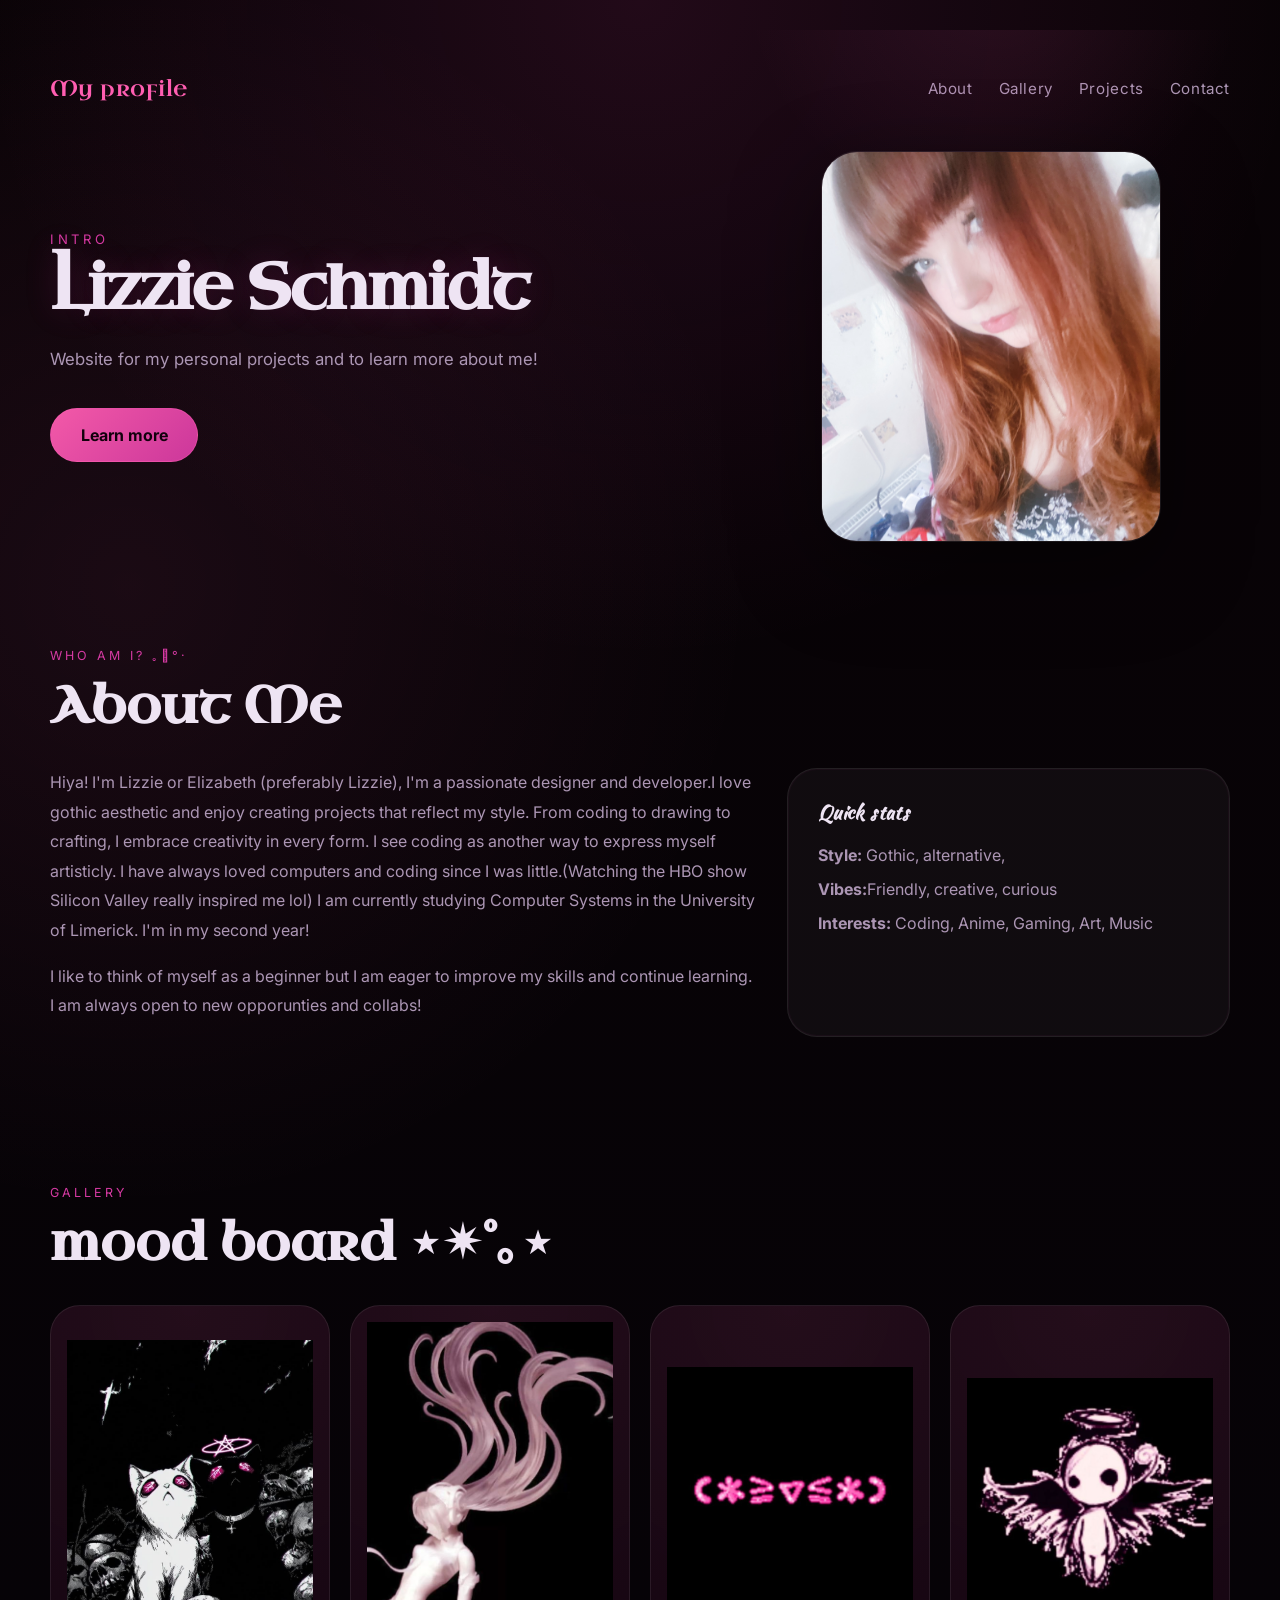
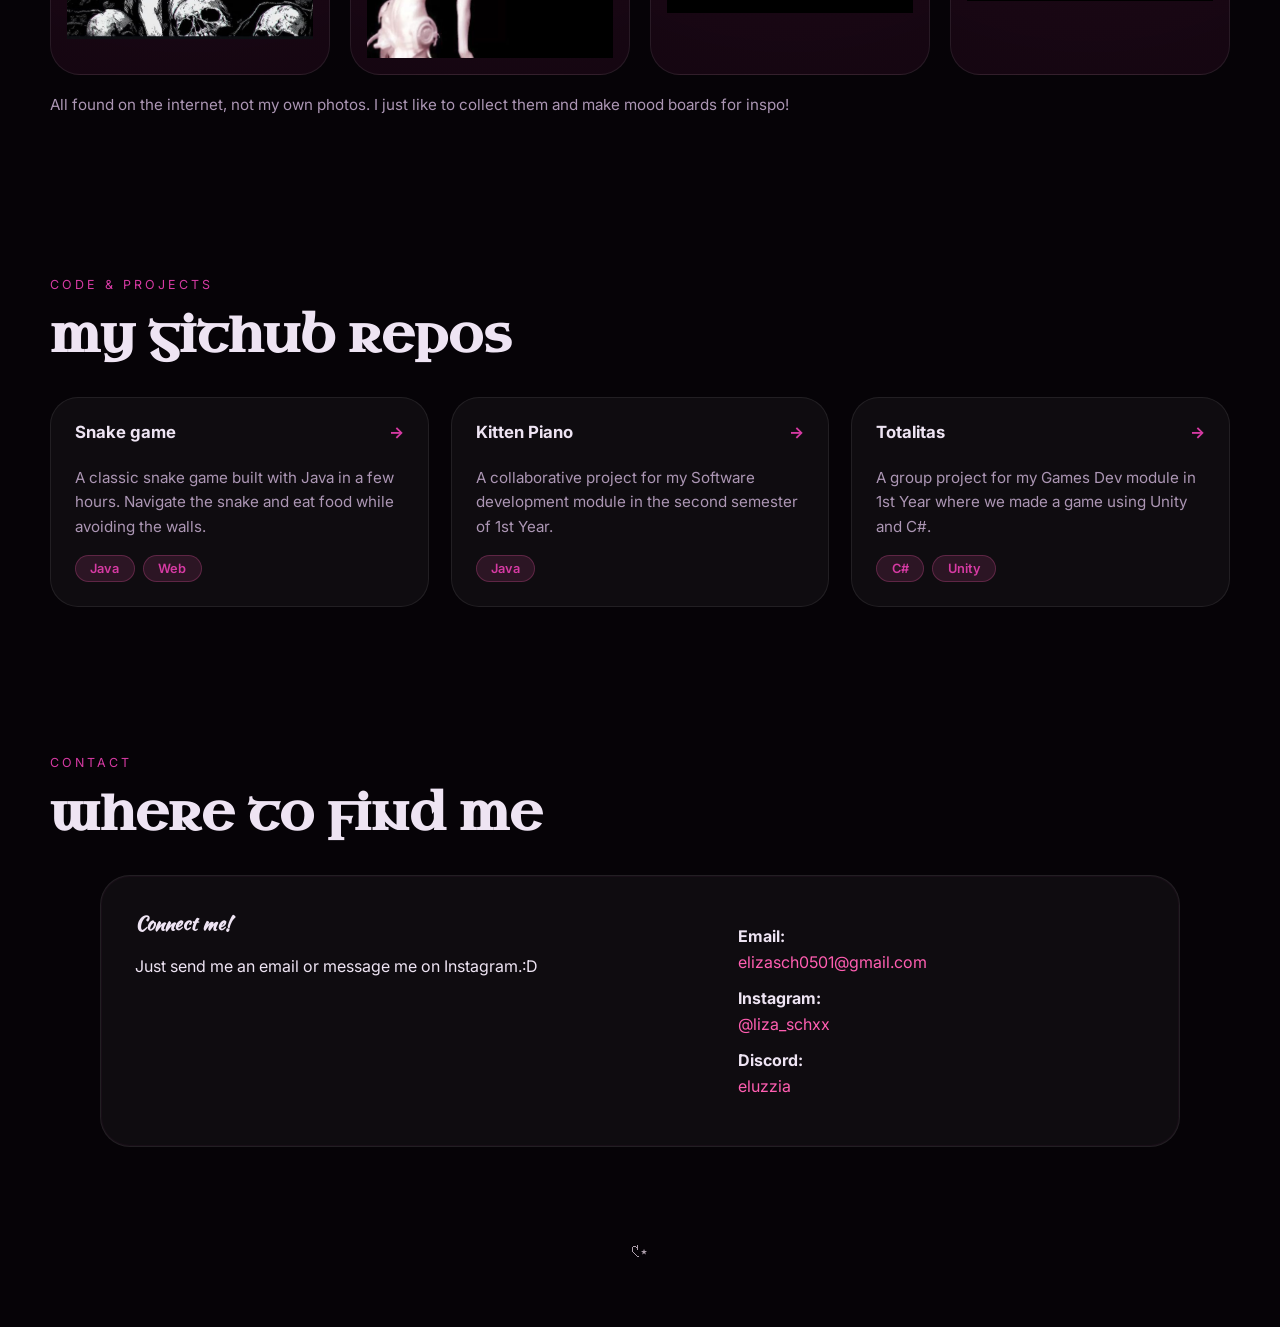
<file: index.html>
<!DOCTYPE html>
<html lang="en">
<head>
  <meta charset="UTF-8" />
  <meta name="viewport" content="width=device-width, initial-scale=1.0" />
  <title>Profile</title>
  <link rel="preconnect" href="https://fonts.googleapis.com" />
  <link rel="preconnect" href="https://fonts.gstatic.com" crossorigin />
  <link href="https://fonts.googleapis.com/css2?family=Kaushan+Script&family=Uncial+Antiqua&family=Inter:wght@400;500;600;700;800&display=swap" rel="stylesheet" />
  <link rel="stylesheet" href="style.css" />
</head>
<body>
  <div class="page-shell">
    <header class="hero">
      <nav class="nav-bar">
        <a href="#home" class="nav-logo">My profile</a>
        <div class="nav-links">
          <a href="#about">About</a>
          <a href="#gallery">Gallery</a>
          <a href="#repos">Projects</a>
          <a href="#contact">Contact</a>
        </div>
      </nav>

      <div class="hero-content">
        <div class="hero-copy">
          <p class="eyebrow">Intro</p>
          <h1>Lizzie Schmidt</h1>
          <p class="hero-text">Website for my personal projects and to learn more about me!</p>
          <a href="#about" class="button">Learn more</a>
        </div>

        <div class="hero-image">
          <img src="images/lizzie.png" alt="Lizzie Schmidt portrait" class="hero-portrait" />
        </div>
      </div>
    </header>

    <main>
      <section id="about" class="section about">
        <div class="section-heading">
          <span>who am i? ｡𖦹°‧ </span>
          <h2>About Me</h2>
        </div>
        <div class="about-grid">
          <div class="about-text">
            <p>Hiya! I'm Lizzie or Elizabeth (preferably Lizzie), I'm a passionate designer and developer.I love gothic aesthetic and enjoy creating projects that reflect my style.
                  From coding to drawing to crafting, I embrace creativity in every form. I see coding as another way to express myself artisticly. I have always loved computers and coding since I was little.(Watching the HBO show Silicon Valley really inspired me lol) 
                  I am currently studying Computer Systems in the University of Limerick. I'm in my second year! </p>
            <p>I like to think of myself as a beginner but I am eager to improve my skills and continue learning. I am always open to new opporunties and collabs! </p>
          </div>
          <div class="about-card">
            <h3>Quick stats</h3>
            <ul>
              <li><strong>Style:</strong> Gothic, alternative, </li>
              <li><strong>Vibes:</strong>Friendly, creative, curious</li>
              <li><strong>Interests:</strong> Coding, Anime, Gaming, Art, Music</li>
            </ul>
          </div>
        </div>
      </section>

      <section id="gallery" class="section gallery">
        <div class="section-heading">
          <span>gallery</span>
          <h2> mood board ⋆✴︎˚｡⋆ </h2>
        </div>
        <div class="gallery-grid">
          <div class="photo-card">
            <img src="images/cats.jpg" alt="Photo 1" />
          </div>
          <div class="photo-card">
            <img src="images/miku.jpg" alt="Photo 2" />
          </div>
          <div class="photo-card">
            <img src="images/cutie.jpg" alt="Photo 3" />
          </div>
          <div class="photo-card">
            <img src="images/angel.jpg" alt="Photo 4" />
          </div>
        </div>
        <p class="gallery-note">All found on the internet, not my own photos. I just like to collect them and make mood boards for inspo!</p>
      </section>

      <section id="repos" class="section repos">
        <div class="section-heading">
          <span>code & projects</span>
          <h2>my github repos</h2>
        </div>
        <div class="repos-grid">
          <a href="https://github.com/eluzzias/snake" class="repo-card" target="_blank" rel="noopener noreferrer">
            <div class="repo-header">
              <h4>Snake game</h4>
              <span class="repo-link">→</span>
            </div>
            <p class="repo-description">A classic snake game built with Java in a few hours. Navigate the snake and eat food while avoiding the walls.</p>
            <div class="repo-tags">
              <span class="tag">Java</span>
              <span class="tag">Web</span>
            </div>
          </a>
          <a href="https://github.com/eluzzias/KItten-Typewriter_Piano" class="repo-card" target="_blank" rel="noopener noreferrer">
            <div class="repo-header">
              <h4>Kitten Piano</h4>
              <span class="repo-link">→</span>
            </div>
            <p class="repo-description">A collaborative project for my Software development module in the second semester of 1st Year.</p>
            <div class="repo-tags">
              <span class="tag">Java</span>
            </div>
          </a>
          <a href="https://github.com/eluzzias/Totalitas" class="repo-card" target="_blank" rel="noopener noreferrer">
            <div class="repo-header">
              <h4>Totalitas</h4>
              <span class="repo-link">→</span>
            </div>
            <p class="repo-description">A group project for my Games Dev module in 1st Year where we made a game using Unity and C#.</p>
            <div class="repo-tags">
              <span class="tag">C#</span>
              <span class="tag">Unity</span>
            </div>
          </a>
        </div>
      </section>

      
      
      <section id="contact" class="section contact">
        <div class="section-heading">
          <span>Contact</span>
          <h2>where to find me</h2>
        </div>
        <div class="contact-box">
          <div>
            <h3>Connect me!</h3>
            <p>Just send me an email or message me on Instagram.:D</p>
          </div>
          <div class="contact-list">
            <p><strong>Email:</strong> <span>elizasch0501@gmail.com</span></p>
            <p><strong>Instagram:</strong> <span>@liza_schxx </span></p>
            <p><strong>Discord:</strong> <span>eluzzia</span></p>
          </div>
        </div>
      </section>
    </main>

    <footer class="footer">
      <p> 𑣲⋆ </p>
    </footer>
  </div>
</body>
</html>
</file>
<file: style.css>
:root {
  color-scheme: dark;
  --bg: #060307;
  --surface: #100816;
  --surface2: #1d0f25;
  --text: #eee4f3;
  --muted: #ac96b4;
  --accent: #d63aa3;
  --accent-strong: #ff5eb1;
  --rose: #a62d62;
  --border: rgba(214, 58, 163, 0.16);
  --shadow: 0 28px 90px rgba(0, 0, 0, 0.45);
}

* {
  box-sizing: border-box;
}

html, body {
  margin: 0;
  min-height: 100%;
  font-family: Inter, system-ui, -apple-system, BlinkMacSystemFont, "Segoe UI", sans-serif;
  background: radial-gradient(circle at top, rgba(214, 58, 163, 0.12), transparent 22%),
              radial-gradient(circle at 10% 20%, rgba(255, 94, 177, 0.08), transparent 24%),
              linear-gradient(180deg, #090306 0%, var(--bg) 55%, #060307 100%);
  color: var(--text);
}

button, .button, a {
  font: inherit;
}

img {
  max-width: 100%;
  display: block;
}

.page-shell {
  width: min(1180px, 94vw);
  margin: 0 auto;
  padding: 30px 0 50px;
}

.nav-bar {
  display: flex;
  justify-content: space-between;
  align-items: center;
  gap: 24px;
  margin-bottom: 48px;
}

.nav-logo {
  font-family: 'Uncial Antiqua', serif;
  font-size: 1.4rem;
  color: var(--accent-strong);
  text-decoration: none;
  letter-spacing: 0.02em;
}

.nav-links {
  display: flex;
  gap: 26px;
}

.nav-links a {
  color: var(--muted);
  text-decoration: none;
  font-size: 0.95rem;
  letter-spacing: 0.04em;
  transition: color 0.2s ease;
}

.nav-links a:hover {
  color: var(--accent);
}

.hero {
  position: relative;
  padding: 44px 0 68px;
}

.hero::before {
  content: "";
  position: absolute;
  inset: 0;
  background: radial-gradient(circle at 80% -10%, rgba(255, 94, 177, 0.1), transparent 22%);
  pointer-events: none;
}

.hero-content {
  position: relative;
  display: grid;
  gap: 32px;
  align-items: center;
  grid-template-columns: 1.4fr 1fr;
}

.hero-copy {
  max-width: 640px;
}

.eyebrow {
  margin: 0 0 12px;
  color: var(--accent);
  text-transform: uppercase;
  letter-spacing: 0.28em;
  font-size: 0.82rem;
}

h1 {
  margin: 0;
  font-family: 'Uncial Antiqua', serif;
  font-size: clamp(3.2rem, 5vw, 5.2rem);
  line-height: 0.92;
  letter-spacing: -0.03em;
  text-shadow: 0 0 32px rgba(214, 58, 163, 0.18);
}

.hero-text {
  margin: 26px 0 34px;
  font-size: 1.05rem;
  max-width: 560px;
  color: var(--muted);
  line-height: 1.8;
}

.button {
  display: inline-flex;
  align-items: center;
  justify-content: center;
  padding: 1rem 1.85rem;
  border-radius: 999px;
  border: 1px solid rgba(255, 94, 177, 0.35);
  background: linear-gradient(135deg, rgba(255, 94, 177, 0.95), rgba(214, 58, 163, 0.95));
  color: #12000c;
  text-decoration: none;
  font-weight: 700;
  transition: transform 0.2s ease, box-shadow 0.2s ease;
}

.button:hover {
  transform: translateY(-2px);
  box-shadow: 0 20px 42px rgba(214, 58, 163, 0.22);
}

.hero-image {
  display: grid;
  place-items: center;
}

.image-slot {
  width: min(340px, 100%);
  aspect-ratio: 1/1.15;
  border-radius: 36px;
  background: linear-gradient(180deg, rgba(31, 8, 26, 0.96), rgba(255, 94, 177, 0.14));
  border: 1px solid rgba(255, 255, 255, 0.08);
  box-shadow: var(--shadow);
  display: grid;
  place-items: center;
  color: var(--accent-strong);
  text-transform: uppercase;
  letter-spacing: 0.24em;
  font-weight: 700;
  position: relative;
  overflow: hidden;
}

.image-slot::after {
  content: "";
  position: absolute;
  inset: 0;
  background: radial-gradient(circle at 20% 20%, rgba(255, 94, 177, 0.14), transparent 30%);
}

.hero-portrait {
  width: min(340px, 100%);
  aspect-ratio: 1/1.15;
  border-radius: 36px;
  object-fit: cover;
  border: 1px solid rgba(255, 255, 255, 0.08);
  box-shadow: var(--shadow);
}

.section {
  margin-top: 72px;
  padding: 38px 0;
}

.section:first-of-type {
  margin-top: 0;
}

.section-heading {
  display: grid;
  gap: 10px;
  margin-bottom: 28px;
}

.section-heading span {
  color: var(--accent);
  text-transform: uppercase;
  letter-spacing: 0.24em;
  font-size: 0.78rem;
}

.section-heading h2 {
  margin: 0;
  font-family: 'Uncial Antiqua', serif;
  font-size: clamp(2rem, 4vw, 3.2rem);
}

.about-grid {
  display: grid;
  grid-template-columns: 1.6fr 1fr;
  gap: 28px;
}

.about-text p {
  color: var(--muted);
  line-height: 1.85;
  margin: 0 0 1rem;
}

.about-card {
  padding: 30px;
  border-radius: 30px;
  background: rgba(255, 255, 255, 0.04);
  border: 1px solid rgba(255, 255, 255, 0.08);
  box-shadow: inset 0 0 0 1px rgba(214, 58, 163, 0.04);
}

.about-card h3 {
  margin-top: 0;
  font-family: 'Kaushan Script', cursive;
  letter-spacing: 0.02em;
}

.about-card ul {
  list-style: none;
  padding: 0;
  margin: 18px 0 0;
  display: grid;
  gap: 14px;
}

.about-card li {
  color: var(--muted);
}

.gallery-grid {
  display: grid;
  grid-template-columns: repeat(4, minmax(0, 1fr));
  gap: 20px;
}

.photo-card {
  min-height: 220px;
  border-radius: 30px;
  background: radial-gradient(circle at top, rgba(255, 94, 177, 0.12), rgba(22, 6, 18, 0.96));
  border: 1px solid rgba(255, 255, 255, 0.08);
  display: grid;
  place-items: center;
  color: var(--accent);
  font-weight: 700;
  text-transform: uppercase;
  letter-spacing: 0.18em;
  text-align: center;
  padding: 1rem;
}

.gallery-note {
  margin-top: 20px;
  color: var(--muted);
  font-size: 0.95rem;
}

.repos-grid {
  display: grid;
  grid-template-columns: repeat(3, minmax(0, 1fr));
  gap: 22px;
}

.repo-card {
  padding: 24px;
  border-radius: 28px;
  background: rgba(255, 255, 255, 0.04);
  border: 1px solid rgba(255, 255, 255, 0.08);
  display: flex;
  flex-direction: column;
  transition: all 0.3s ease;
  text-decoration: none;
  color: inherit;
  cursor: pointer;
}

.repo-card:hover {
  border-color: rgba(255, 94, 177, 0.25);
  background: rgba(255, 255, 255, 0.06);
  box-shadow: 0 8px 24px rgba(214, 58, 163, 0.12);
}

.repo-header {
  display: flex;
  justify-content: space-between;
  align-items: flex-start;
  margin-bottom: 12px;
}

.repo-header h4 {
  margin: 0;
  color: var(--text);
  font-size: 1.05rem;
}

.repo-link {
  color: var(--accent);
  text-decoration: none;
  font-weight: 700;
  transition: color 0.2s ease;
}

.repo-link:hover {
  color: var(--accent-strong);
}

.repo-description {
  margin: 12px 0 16px;
  color: var(--muted);
  font-size: 0.95rem;
  line-height: 1.6;
  flex-grow: 1;
}

.repo-tags {
  display: flex;
  flex-wrap: wrap;
  gap: 8px;
}

.tag {
  display: inline-block;
  padding: 0.32rem 0.9rem;
  background: rgba(255, 94, 177, 0.12);
  border: 1px solid rgba(255, 94, 177, 0.24);
  border-radius: 999px;
  color: var(--accent);
  font-size: 0.8rem;
  font-weight: 600;
}

.contact-box {
  display: grid;
  grid-template-columns: 1.4fr 1fr;
  gap: 34px;
  padding: 34px;
  border-radius: 30px;
  background: rgba(255, 255, 255, 0.04);
  border: 1px solid rgba(255, 255, 255, 0.08);
  box-shadow: inset 0 0 0 1px rgba(214, 58, 163, 0.04);
  max-width: 1080px;
  margin: 0 auto;
  align-items: flex-start;
}

.contact-box h3 {
  margin-top: 0;
  font-family: 'Kaushan Script', cursive;
}

.contact-list p {
  margin: 14px 0;
}

.contact-list span {
  display: block;
  margin-top: 6px;
}

.contact-list p {
  margin: 16px 0;
  color: var(--muted);
}

.contact-list strong {
  color: var(--text);
}

.contact-list span {
  display: block;
  margin-top: 6px;
  color: var(--accent-strong);
}

.footer {
  margin-top: 56px;
  text-align: center;
  color: rgba(246, 228, 243, 0.7);
}

@media (max-width: 900px) {
  .hero-content,
  .about-grid,
  .contact-box {
    grid-template-columns: 1fr;
  }

  .nav-bar {
    flex-direction: column;
    align-items: flex-start;
  }

  .gallery-grid {
    grid-template-columns: repeat(2, minmax(0, 1fr));
  }

  .repos-grid {
    grid-template-columns: repeat(2, minmax(0, 1fr));
  }
}

@media (max-width: 640px) {
  .page-shell {
    padding: 24px 0 32px;
  }

  .gallery-grid {
    grid-template-columns: 1fr;
  }

  .repos-grid {
    grid-template-columns: 1fr;
  }

  .section {
    margin-top: 52px;
  }
}
</file>
